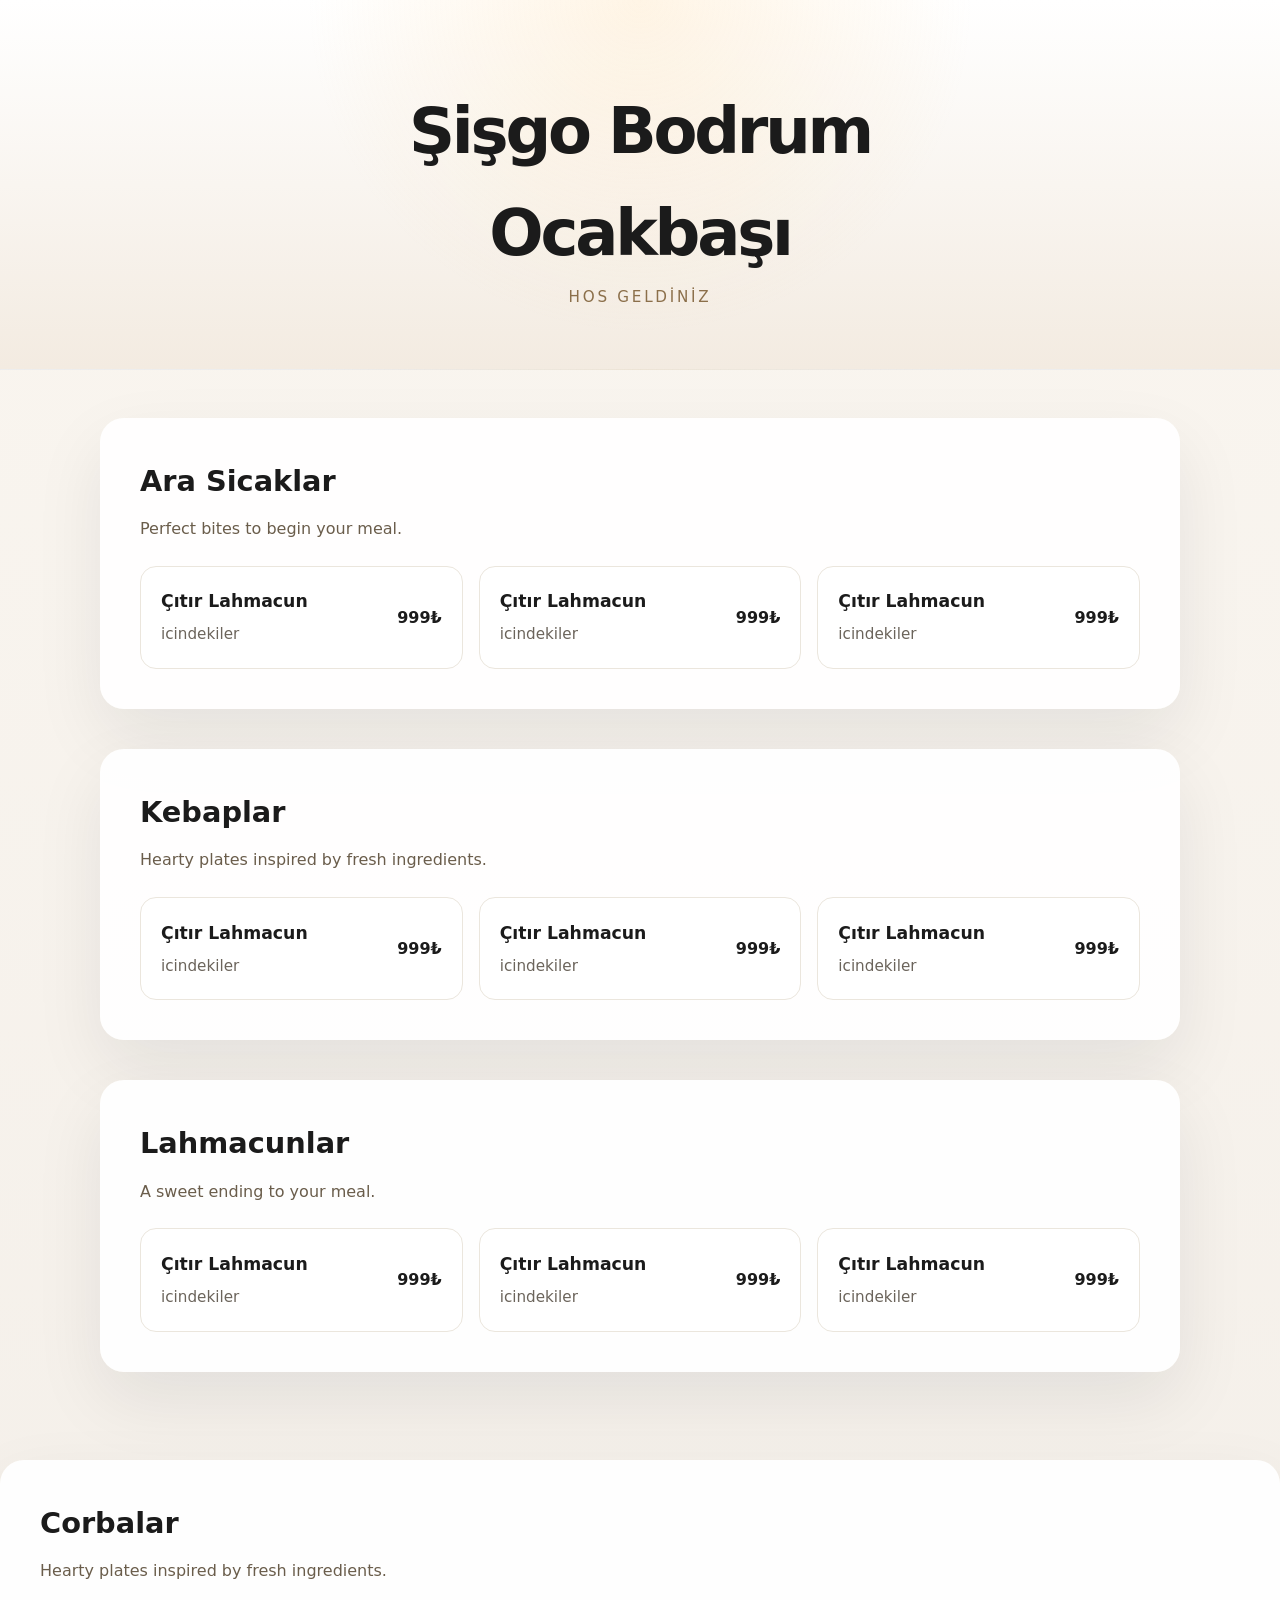
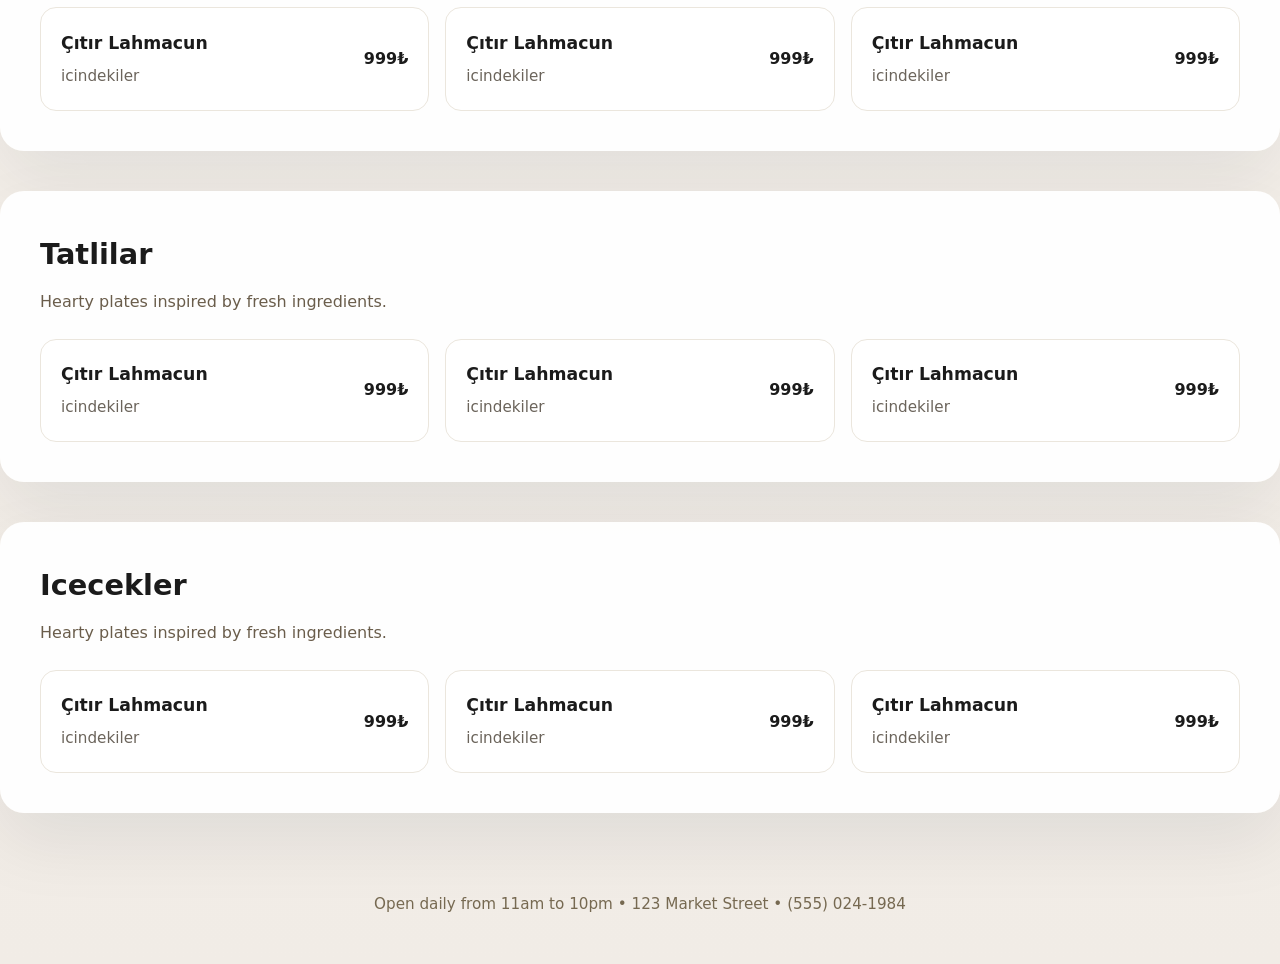
<file: menu2.html>
<!DOCTYPE html>
<html lang="tr">
<head>
  <meta charset="UTF-8">
  <meta name="viewport" content="width=device-width, initial-scale=1.0">
  <title>Şişgo Bodrum Ocakbaşı - Menu</title>
  <link rel="stylesheet" href="styles.css">
</head>
<body>
  <header class="hero">
    <div class="hero-content">

      <h1>Şişgo Bodrum Ocakbaşı</h1>
      <p class="eyebrow">Hos geldiniz</p>
      <!--<p class="subtitle">Fresh flavors, seasonal plates, and a warm dining experience.</p>-->
    </div>
  </header>

  <main class="container">
    <section class="menu-section">
      <div class="section-heading">
        <div>
          <!--<p class="section-label">Starters</p>-->
          <h2>Ara Sicaklar</h2>
        </div>
        <p class="section-description">Perfect bites to begin your meal.</p>
      </div>
      <div class="menu-grid">
        <article class="menu-item">
          <div>
            <h3>Çıtır Lahmacun</h3>
            <p>icindekiler</p>
          </div>
          <span>999₺</span>
        </article>
        <article class="menu-item">
          <div>
            <h3>Çıtır Lahmacun</h3>
            <p>icindekiler</p>
          </div>
          <span>999₺</span>
        </article>
        <article class="menu-item">
          <div>
            <h3>Çıtır Lahmacun</h3>
            <p>icindekiler</p>
          </div>
          <span>999₺</span>
        </article>
      </div>
    </section>

    <section class="menu-section">
      <div class="section-heading">
        <div>
          <!--<p class="section-label">Mains</p>-->
          <h2>Kebaplar</h2>
        </div>
        <p class="section-description">Hearty plates inspired by fresh ingredients.</p>
      </div>
      <div class="menu-grid">
        <article class="menu-item">
          <div>
            <h3>Çıtır Lahmacun</h3>
            <p>icindekiler</p>
          </div>
          <span>999₺</span>
        </article>
        <article class="menu-item">
          <div>
            <h3>Çıtır Lahmacun</h3>
            <p>icindekiler</p>
          </div>
          <span>999₺</span>
        </article>
        <article class="menu-item">
          <div>
            <h3>Çıtır Lahmacun</h3>
            <p>icindekiler</p>
          </div>
          <span>999₺</span>
        </article>
      </div>
    </section>

    <section class="menu-section">
      <div class="section-heading">
        <div>
          <!--<p class="section-label">Sweet Finish</p>-->
          <h2>Lahmacunlar</h2>
        </div>
        <p class="section-description">A sweet ending to your meal.</p>
      </div>
      <div class="menu-grid">
        <article class="menu-item">
          <div>
            <h3>Çıtır Lahmacun</h3>
            <p>icindekiler</p>
          </div>
          <span>999₺</span>
        </article>
        <article class="menu-item">
          <div>
            <h3>Çıtır Lahmacun</h3>
            <p>icindekiler</p>
          </div>
          <span>999₺</span>
        </article>
        <article class="menu-item">
          <div>
            <h3>Çıtır Lahmacun</h3>
            <p>icindekiler</p>
          </div>
          <span>999₺</span>
        </article>
      </div>
    </section>
  </main>


      <section class="menu-section">
      <div class="section-heading">
        <div>
          <!--<p class="section-label">Mains</p>-->
          <h2>Corbalar</h2>
        </div>
        <p class="section-description">Hearty plates inspired by fresh ingredients.</p>
      </div>
      <div class="menu-grid">
        <article class="menu-item">
          <div>
            <h3>Çıtır Lahmacun</h3>
            <p>icindekiler</p>
          </div>
          <span>999₺</span>
        </article>
        <article class="menu-item">
          <div>
            <h3>Çıtır Lahmacun</h3>
            <p>icindekiler</p>
          </div>
          <span>999₺</span>
        </article>
        <article class="menu-item">
          <div>
            <h3>Çıtır Lahmacun</h3>
            <p>icindekiler</p>
          </div>
          <span>999₺</span>
        </article>
      </div>
    </section>


      <section class="menu-section">
      <div class="section-heading">
        <div>
          <!--<p class="section-label">Mains</p>-->
          <h2>Tatlilar</h2>
        </div>
        <p class="section-description">Hearty plates inspired by fresh ingredients.</p>
      </div>
      <div class="menu-grid">
        <article class="menu-item">
          <div>
            <h3>Çıtır Lahmacun</h3>
            <p>icindekiler</p>
          </div>
          <span>999₺</span>
        </article>
        <article class="menu-item">
          <div>
            <h3>Çıtır Lahmacun</h3>
            <p>icindekiler</p>
          </div>
          <span>999₺</span>
        </article>
        <article class="menu-item">
          <div>
            <h3>Çıtır Lahmacun</h3>
            <p>icindekiler</p>
          </div>
          <span>999₺</span>
        </article>
      </div>
    </section>

      <section class="menu-section">
      <div class="section-heading">
        <div>
          <!--<p class="section-label">Mains</p>-->
          <h2>Icecekler</h2>
        </div>
        <p class="section-description">Hearty plates inspired by fresh ingredients.</p>
      </div>
       <div class="menu-grid">
        <article class="menu-item">
          <div>
            <h3>Çıtır Lahmacun</h3>
            <p>icindekiler</p>
          </div>
          <span>999₺</span>
        </article>
        <article class="menu-item">
          <div>
            <h3>Çıtır Lahmacun</h3>
            <p>icindekiler</p>
          </div>
          <span>999₺</span>
        </article>
        <article class="menu-item">
          <div>
            <h3>Çıtır Lahmacun</h3>
            <p>icindekiler</p>
          </div>
          <span>999₺</span>
        </article>
      </div>
    </section>

  <footer class="footer">
    <p>Open daily from 11am to 10pm • 123 Market Street • (555) 024-1984</p>
  </footer>
</body>
</html>
</file>
<file: styles.css>
:root {
  color-scheme: dark;
  color: #1a1a1a;
  background: #f9f6f1;
  font-family: Inter, system-ui, -apple-system, BlinkMacSystemFont, "Segoe UI", sans-serif;
  font-size: 16px;
  line-height: 1.6;
}

* {
  box-sizing: border-box;
}

body {
  margin: 0;
  min-height: 100vh;
  background: linear-gradient(180deg, #faf6f0 0%, #f1ece6 100%);
  color: #1b1b1b;
}

img {
  max-width: 100%;
  display: block;
}

.hero {
  padding: 4rem 1.5rem 3rem;
  text-align: center;
  background: radial-gradient(circle at top, rgba(255, 214, 153, 0.25), transparent 45%),
    linear-gradient(180deg, #ffffff 0%, #f3ebe1 100%);
  border-bottom: 1px solid rgba(27, 27, 27, 0.08);
}

.hero-content {
  max-width: 760px;
  margin: 0 auto;
}

.eyebrow {
  margin: 0 0 0.75rem;
  color: #8b6f4a;
  font-size: 0.95rem;
  letter-spacing: 0.18em;
  text-transform: uppercase;
}

.hero h1 {
  margin: 0;
  font-size: clamp(2.5rem, 5vw, 4.2rem);
  letter-spacing: -0.05em;
}

.subtitle {
  margin: 1.25rem auto 0;
  max-width: 640px;
  color: #5f5344;
  font-size: 1rem;
}

.container {
  width: min(1080px, calc(100% - 2rem));
  margin: 0 auto;
  padding: 2rem 0 3rem;
}

.menu-section {
  margin-bottom: 2.5rem;
  padding: 2rem;
  border-radius: 24px;
  background: rgba(255, 255, 255, 0.95);
  box-shadow: 0 28px 70px rgba(17, 22, 33, 0.08);
}

.section-heading {
  display: grid;
  gap: 0.75rem;
  margin-bottom: 1.5rem;
}

.section-label {
  margin: 0 0 0.4rem;
  font-size: 0.85rem;
  color: #aa8b60;
  text-transform: uppercase;
  letter-spacing: 0.15em;
}

.menu-section h2 {
  margin: 0;
  font-size: 1.8rem;
}

.section-description {
  margin: 0;
  color: #6a5d4b;
  max-width: 720px;
}

.menu-grid {
  display: grid;
  gap: 1rem;
}

.menu-item {
  display: grid;
  grid-template-columns: 1fr auto;
  gap: 1rem;
  align-items: center;
  padding: 1.35rem 1.25rem;
  background: #fff;
  border: 1px solid #ebe6dd;
  border-radius: 16px;
}

.menu-item h3 {
  margin: 0 0 0.4rem;
  font-size: 1.08rem;
}

.menu-item p {
  margin: 0;
  color: #6b645b;
  font-size: 0.95rem;
}

.menu-item span {
  font-weight: 700;
  color: #1b1b1b;
  white-space: nowrap;
  font-size: 1rem;
}

.footer {
  text-align: center;
  padding: 1.5rem 1rem 2rem;
  color: #766951;
  font-size: 0.95rem;
}

@media (min-width: 720px) {
  .container {
    padding-top: 3rem;
  }

  .menu-grid {
    grid-template-columns: repeat(2, minmax(0, 1fr));
  }
}

@media (min-width: 1100px) {
  .hero {
    padding-top: 5rem;
  }

  .menu-section {
    padding: 2.5rem;
  }

  .menu-grid {
    grid-template-columns: repeat(3, minmax(0, 1fr));
  }
}
</file>
